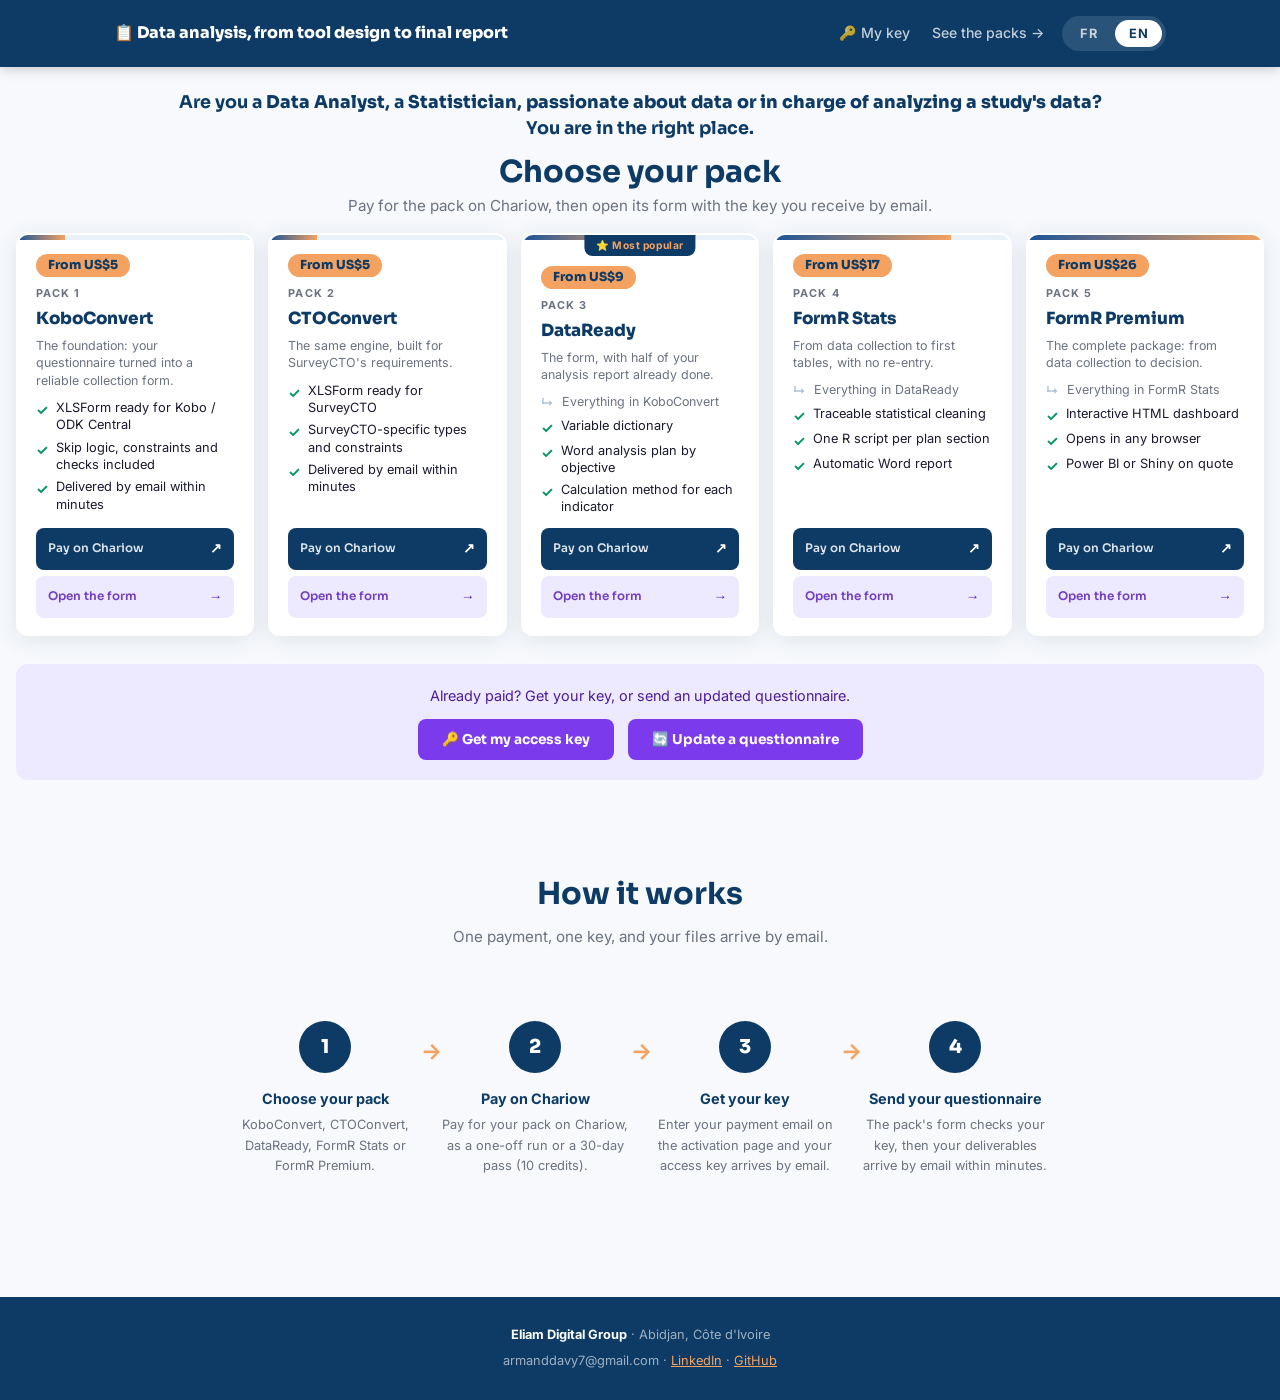
<file: index.html>
<!DOCTYPE html>
<html lang="fr">
<head>
<meta charset="UTF-8">
<meta name="viewport" content="width=device-width, initial-scale=1.0">
<title data-i18n="title_index">XLSForm Pro — Convertisseur de questionnaires KoboToolbox</title>
<link rel="icon" href="data:image/svg+xml,%3Csvg xmlns='http://www.w3.org/2000/svg' viewBox='0 0 100 100'%3E%3Ctext y='.9em' font-size='90'%3E%F0%9F%93%8B%3C/text%3E%3C/svg%3E">
<link rel="preconnect" href="https://fonts.googleapis.com">
<link href="https://fonts.googleapis.com/css2?family=Sora:wght@400;600;700;800&family=Inter:wght@400;500;600&display=swap" rel="stylesheet">
<link rel="stylesheet" href="assets/style.css">
</head>
<body>

<nav class="nav">
  <div class="container nav-inner">
    <a href="index.html" class="nav-logo" data-i18n-html="nav_logo">📋 L'Analyse des données, de la conception des outils au rapport</a>
    <div class="nav-right">
      <div class="nav-links">
        <a href="activer.html" class="nav-link" data-i18n="nav_activate">🔑 Ma clé</a>
        <a href="#packs" class="nav-link" data-i18n="nav_see_packs">Voir les packs →</a>
      </div>
      <div class="lang-switch" role="group" aria-label="Langue / Language">
        <button type="button" class="lang-btn" data-lang="fr">FR</button>
        <button type="button" class="lang-btn" data-lang="en">EN</button>
      </div>
    </div>
  </div>
</nav>

<section class="audience-intro">
  <div class="container">
    <p class="audience-intro-text" data-i18n-html="audience">Vous êtes <strong>Data Analyst</strong>, <strong>Statisticien</strong>, <strong>passionné de la data ou chargé de l'analyse des données d'une étude</strong> — vous êtes au bon endroit.</p>
  </div>
</section>

<section class="packs-section" id="packs">
  <div class="container">
    <h2 class="section-title" data-i18n="packs_title">Choisissez votre pack</h2>
    <p class="section-sub" data-i18n="packs_sub">Chaque pack ouvre sa propre page de commande, adaptée à ce qu'il inclut.</p>

    <div class="packs-grid" id="packs-grid"></div>

    <div class="update-cta">
      <p data-i18n="update_q">Déjà payé ? Recevez votre clé, ou renvoyez un questionnaire modifié.</p>
      <a href="activer.html" data-i18n="update_link">🔑 Recevoir ma clé d’accès</a>
      <a href="mise-a-jour.html" data-i18n="update_link2">🔄 Mettre à jour un questionnaire</a>
    </div>
  </div>
</section>

<section class="how">
  <div class="container">
    <h2 class="section-title" data-i18n="how_title">Comment ça marche</h2>
    <p class="section-sub" data-i18n="how_sub">Première commande ou mise à jour — même simplicité.</p>
    <div class="steps">
      <div class="step">
        <div class="step-num">1</div>
        <div class="step-title" data-i18n="step1_t">Choisissez votre pack</div>
        <div class="step-desc" data-i18n="step1_d">KoboConvert, CTOConvert, DataReady, FormR Stats ou FormR Premium.</div>
      </div>
      <div class="step">
        <div class="step-num">2</div>
        <div class="step-title" data-i18n="step2_t">Chargez et payez</div>
        <div class="step-desc" data-i18n="step2_d">Déposez votre questionnaire, réglez via Chariow, en exécution unique ou en pass 30 jours (10 crédits).</div>
      </div>
      <div class="step">
        <div class="step-num">3</div>
        <div class="step-title" data-i18n="step3_t">Recevez vos livrables</div>
        <div class="step-desc" data-i18n="step3_d">Tous vos fichiers par email, généralement en quelques minutes.</div>
      </div>
      <div class="step">
        <div class="step-num">4</div>
        <div class="step-title" data-i18n="step4_t">Mettez à jour</div>
        <div class="step-desc" data-i18n="step4_d">Questionnaire modifié ? Utilisez votre clé d'accès pour renvoyer une version.</div>
      </div>
    </div>
  </div>
</section>

<footer class="footer">
  <p><strong>Eliam Digital Group</strong> · Abidjan, Côte d'Ivoire</p>
  <p style="margin-top:6px">armanddavy7@gmail.com · <a href="https://linkedin.com/in/tre-bi" style="color:var(--orange)">LinkedIn</a> · <a href="https://github.com/trebi7" style="color:var(--orange)">GitHub</a></p>
</footer>

<script src="assets/i18n.js?v=20261010a"></script>
<script src="assets/products.js?v=20261010a"></script>
<script>
(function(){
  "use strict";
  var grid = document.getElementById("packs-grid");

  function renderPacks(){
    grid.innerHTML = "";
    PRODUCTS.forEach(function(p){
      var card = document.createElement("div");
      card.className = "pack-card" + (p.popular ? " popular" : "");
      if (p.popular) card.setAttribute("data-popular", xlsT("popular"));

      var inheritedLi = p.inheritsFrom ? '<li class="inherited">' + xlsL(p.inheritsFrom.label) + '</li>' : "";
      var buyUrl = xlsChariowUrl(p);
      var ownLis = xlsL(p.highlights).map(function(d){ return "<li>" + d + "</li>"; }).join("");

      card.innerHTML =
        '<div class="pack-progress"><div class="pack-progress-fill" style="width:' + p.progress + '%"></div></div>' +
        '<div class="pack-price-badge">' + xlsT("price_from") + ' ' + xlsFmtPrice(p.plans.unique) + '</div>' +
        '<div class="pack-header">' +
          '<div class="pack-label">' + xlsL(p.packLabel) + '</div>' +
          '<div class="pack-name">' + p.brand + '</div>' +
          '<div class="pack-tagline">' + xlsL(p.tagline) + '</div>' +
        '</div>' +
        '<ul class="pack-deliverables">' + inheritedLi + ownLis + '</ul>' +
        '<div class="pack-plans">' +
          (buyUrl
            ? '<a class="plan-btn unique" href="' + buyUrl + '" target="_blank" rel="noopener">' +
                '<span class="plan-btn-label">' + xlsT("buy_chariow") + '</span><span class="plan-btn-amount">↗</span>' +
              '</a>'
            : '<a class="plan-btn unique soon" href="mailto:' + CONTACT_EMAIL + '?subject=' + encodeURIComponent(p.brand) + '">' +
                '<span class="plan-btn-label">' + xlsT("buy_soon") + '</span><span class="plan-btn-amount">✉</span>' +
              '</a>') +
          '<a class="plan-btn abonnement" href="' + xlsFormUrl(p) + '">' +
            '<span class="plan-btn-label">' + xlsT("open_form") + '</span><span class="plan-btn-amount">→</span>' +
          '</a>' +
          '<p class="plan-note">' + xlsT("plan_note") + '</p>' +
        '</div>';

      grid.appendChild(card);
    });
  }

  xlsInitLangSwitch(renderPacks);
  renderPacks();
})();
</script>
</body>
</html>
</file>
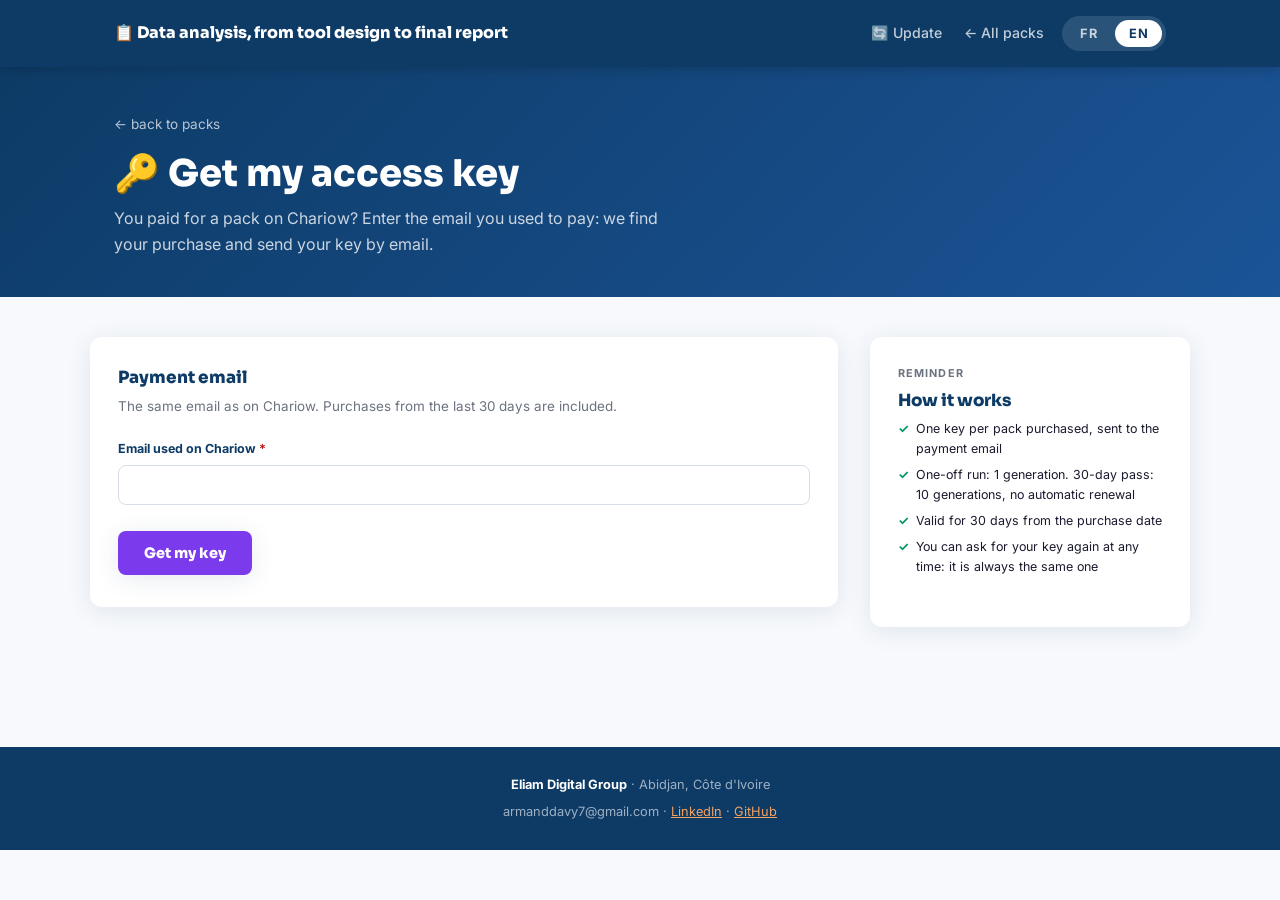
<file: activer.html>
<!DOCTYPE html>
<html lang="fr">
<head>
<meta charset="UTF-8">
<meta name="viewport" content="width=device-width, initial-scale=1.0">
<title data-i18n="title_activate">Recevoir ma clé — XLSForm Pro</title>
<link rel="icon" href="data:image/svg+xml,%3Csvg xmlns='http://www.w3.org/2000/svg' viewBox='0 0 100 100'%3E%3Ctext y='.9em' font-size='90'%3E%F0%9F%94%91%3C/text%3E%3C/svg%3E">
<link rel="preconnect" href="https://fonts.googleapis.com">
<link href="https://fonts.googleapis.com/css2?family=Sora:wght@400;600;700;800&family=Inter:wght@400;500;600&display=swap" rel="stylesheet">
<link rel="stylesheet" href="assets/style.css">
</head>
<body>

<nav class="nav">
  <div class="container nav-inner">
    <a href="index.html" class="nav-logo" data-i18n-html="nav_logo">📋 L'Analyse des données, de la conception des outils au rapport</a>
    <div class="nav-right">
      <div class="nav-links">
        <a href="mise-a-jour.html" class="nav-link" data-i18n="nav_update">🔄 Mise à jour</a>
        <a href="index.html#packs" class="nav-link" data-i18n="nav_all_packs">← Tous les packs</a>
      </div>
      <div class="lang-switch" role="group" aria-label="Langue / Language">
        <button type="button" class="lang-btn" data-lang="fr">FR</button>
        <button type="button" class="lang-btn" data-lang="en">EN</button>
      </div>
    </div>
  </div>
</nav>

<section class="page-header">
  <div class="container">
    <a href="index.html#packs" class="page-crumb" data-i18n="crumb_back">&larr; retour aux packs</a>
    <h1 data-i18n="act_h1">🔑 Recevoir ma clé d’accès</h1>
    <p data-i18n="act_intro">Vous avez payé un pack sur Chariow ? Saisissez l’email utilisé pour le paiement : nous retrouvons votre achat et vous envoyons votre clé par email.</p>
  </div>
</section>

<section class="container order-layout">

  <div class="card">
    <div class="field-title" data-i18n="act_form_title">Email du paiement</div>
    <div class="field-title-sub" data-i18n="act_form_sub">Le même email que sur Chariow. Les achats des 30 derniers jours sont pris en compte.</div>

    <form class="order-form" id="act-form" novalidate>
      <div class="field-grid">
        <div class="field span-2">
          <label><span data-i18n="act_email">Email utilisé sur Chariow</span> <span class="req">*</span></label>
          <input type="email" id="em" required autocomplete="email">
        </div>
      </div>
      <div class="submit-row">
        <button type="submit" class="submit-btn abonnement" id="submit-btn" data-i18n="act_submit">Recevoir ma clé</button>
      </div>
    </form>

    <div class="order-result" id="order-result">
      <div class="sending"><span class="spinner"></span><span data-i18n="act_sending">Recherche de votre paiement…</span></div>
      <div class="result-body" style="display:none;">
        <h3 id="result-title"></h3>
        <p id="result-text"></p>
        <p id="result-next"></p>
      </div>
    </div>
  </div>

  <aside class="card summary-card">
    <div class="summary-brand" data-i18n="aside_brand">Rappel</div>
    <div class="summary-name" style="font-size:1.05rem;" data-i18n="aside_title">Comment ça marche</div>
    <ul class="summary-deliverables">
      <li data-i18n="act_aside_1">Une clé par pack acheté, envoyée à l’email du paiement</li>
      <li data-i18n="act_aside_2">Exécution unique : 1 génération. Pass 30 jours : 10 générations, sans renouvellement automatique</li>
      <li data-i18n="act_aside_3">Valable 30 jours à partir de la date d’achat</li>
      <li data-i18n="act_aside_4">Vous pouvez redemander votre clé à tout moment : c’est toujours la même</li>
    </ul>
  </aside>

</section>

<footer class="footer">
  <p><strong>Eliam Digital Group</strong> · Abidjan, Côte d'Ivoire</p>
  <p style="margin-top:6px">armanddavy7@gmail.com · <a href="https://linkedin.com/in/tre-bi" style="color:var(--orange)">LinkedIn</a> · <a href="https://github.com/trebi7" style="color:var(--orange)">GitHub</a></p>
</footer>

<script src="assets/i18n.js?v=20261010a"></script>
<script src="assets/products.js?v=20261010a"></script>
<script>
(function(){
  "use strict";

  var form = document.getElementById("act-form");
  var emailInput = document.getElementById("em");
  var submitBtn = document.getElementById("submit-btn");
  var resultBox = document.getElementById("order-result");
  var resultTitle = document.getElementById("result-title");
  var resultText = document.getElementById("result-text");
  var resultNext = document.getElementById("result-next");
  var lastResult = null;
  var busy = false;

  /* L'email peut arriver pré-rempli depuis le message Chariow (?email=...) */
  var params = new URLSearchParams(window.location.search);
  if (params.get("email")) emailInput.value = params.get("email");

  function renderResult(){
    if (!lastResult) return;
    var r = lastResult;
    resultTitle.textContent = xlsT(r.ok ? "act_ok_title" : "act_ko_title");
    resultText.textContent = r.messageKey ? xlsT(r.messageKey, { e: CONTACT_EMAIL })
      : (r.message || xlsT("act_ko_default", { e: CONTACT_EMAIL }));
    resultNext.textContent = r.ok ? xlsT("act_next") : "";
  }

  form.addEventListener("submit", function(e){
    e.preventDefault();
    if (busy) return;
    var email = emailInput.value.trim();
    if (!/^[^\s@]+@[^\s@]+\.[^\s@]+$/.test(email)){ emailInput.focus(); return; }

    busy = true;
    submitBtn.disabled = true;
    resultBox.classList.remove("reject");
    resultBox.classList.add("show");
    resultBox.querySelector(".sending").style.display = "";
    resultBox.querySelector(".result-body").style.display = "none";

    fetch(WEBHOOK_BASE + ACTIVATION_PATH, {
      method: "POST",
      headers: { "Content-Type": "application/json" },
      body: JSON.stringify({ email: email, ui_lang: XLS_LANG })
    }).then(function(r){
      return r.json().catch(function(){ return { success: false, messageKey: "act_unreachable" }; });
    }).catch(function(){
      return { success: false, messageKey: "act_unreachable" };
    }).then(function(res){
      busy = false;
      submitBtn.disabled = false;
      resultBox.querySelector(".sending").style.display = "none";
      resultBox.querySelector(".result-body").style.display = "";
      var ok = !!(res && res.success);
      if (!ok) resultBox.classList.add("reject");
      lastResult = { ok: ok, message: res && res.message, messageKey: res && res.messageKey };
      renderResult();
    });
  });

  xlsInitLangSwitch(renderResult);
})();
</script>
</body>
</html>
</file>
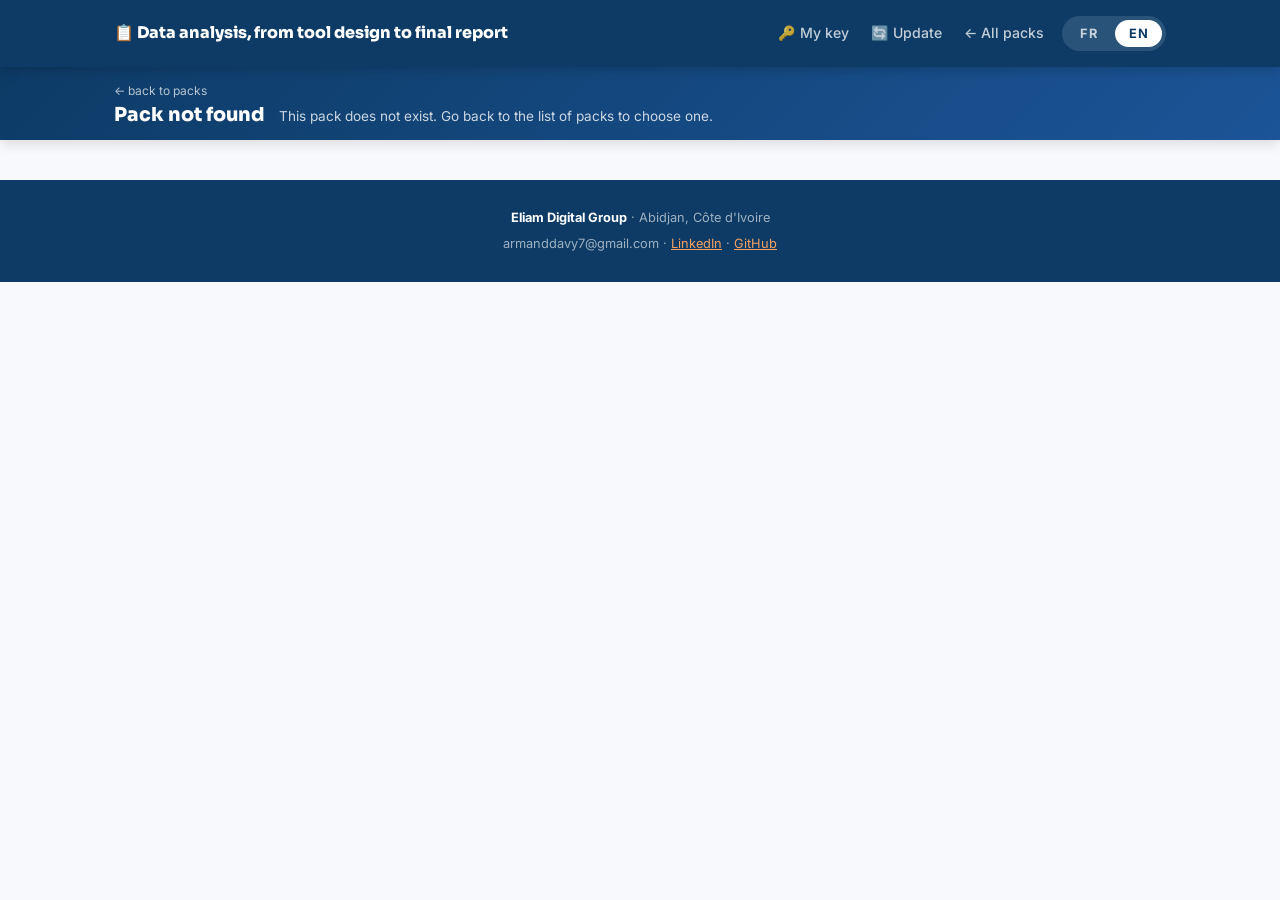
<file: commande.html>
<!DOCTYPE html>
<html lang="fr">
<head>
<meta charset="UTF-8">
<meta name="viewport" content="width=device-width, initial-scale=1.0">
<title data-i18n="title_order">Commande — XLSForm Pro</title>
<link rel="icon" href="data:image/svg+xml,%3Csvg xmlns='http://www.w3.org/2000/svg' viewBox='0 0 100 100'%3E%3Ctext y='.9em' font-size='90'%3E%F0%9F%93%8B%3C/text%3E%3C/svg%3E">
<link rel="preconnect" href="https://fonts.googleapis.com">
<link href="https://fonts.googleapis.com/css2?family=Sora:wght@400;600;700;800&family=Inter:wght@400;500;600&display=swap" rel="stylesheet">
<link rel="stylesheet" href="assets/style.css?v=20261009">
<script src="https://challenges.cloudflare.com/turnstile/v0/api.js?render=explicit&onload=xlsOnTurnstile" async defer></script>
</head>
<body>

<nav class="nav">
  <div class="container nav-inner">
    <a href="index.html" class="nav-logo" data-i18n-html="nav_logo">📋 L'Analyse des données, de la conception des outils au rapport</a>
    <div class="nav-right">
      <div class="nav-links">
        <a href="activer.html" class="nav-link" data-i18n="nav_activate">🔑 Ma clé</a>
        <a href="mise-a-jour.html" class="nav-link" data-i18n="nav_update">🔄 Mise à jour</a>
        <a href="index.html#packs" class="nav-link" data-i18n="nav_all_packs">← Tous les packs</a>
      </div>
      <div class="lang-switch" role="group" aria-label="Langue / Language">
        <button type="button" class="lang-btn" data-lang="fr">FR</button>
        <button type="button" class="lang-btn" data-lang="en">EN</button>
      </div>
    </div>
  </div>
</nav>

<section class="page-header compact" id="page-header">
  <div class="container">
    <a href="index.html#packs" class="page-crumb" data-i18n="crumb_back">&larr; retour aux packs</a>
    <div class="ph-line">
      <h1 id="ph-title">Commande</h1>
      <p id="ph-sub">Chargement du pack sélectionné…</p>
    </div>
  </div>
</section>

<section class="container order-layout" id="order-layout" style="display:none;">

  <div class="card">
    <div class="field-title" id="form-title" data-i18n="form_title">Vos informations</div>
    <div class="field-title-sub" id="form-sub">Renseignez votre projet et joignez votre questionnaire.</div>

    <form class="order-form" id="order-form"></form>

    <div class="order-result" id="order-result">
      <div class="sending"><span class="spinner"></span><span data-i18n="order_sending">Envoi de votre questionnaire en cours…</span></div>
      <div class="result-body" style="display:none;">
        <h3 id="result-title" data-i18n="order_sent">Commande envoyée</h3>
        <p id="result-text"></p>
      </div>
    </div>
  </div>

  <aside class="card summary-card" id="summary-card"></aside>

</section>

<footer class="footer">
  <p><strong>Eliam Digital Group</strong> · Abidjan, Côte d'Ivoire</p>
  <p style="margin-top:6px">armanddavy7@gmail.com · <a href="https://linkedin.com/in/tre-bi" style="color:var(--orange)">LinkedIn</a> · <a href="https://github.com/trebi7" style="color:var(--orange)">GitHub</a></p>
</footer>

<iframe name="silent-target" title="Envoi du formulaire" style="position:absolute; width:1px; height:1px; opacity:0; pointer-events:none;"></iframe>

<script src="assets/i18n.js?v=20261010a"></script>
<script src="assets/products.js?v=20261010a"></script>
<script>
(function(){
  "use strict";

  /* Hauteurs de la barre de navigation et de l'en-tête figé : elles varient avec
     la largeur d'écran et la langue, donc on les mesure plutôt que de les deviner. */
  function mesurerEntetes(){
    var nav = document.querySelector(".nav");
    var ph = document.getElementById("page-header");
    var root = document.documentElement.style;
    if (nav) root.setProperty("--nav-h", nav.offsetHeight + "px");
    if (ph) root.setProperty("--ph-h", ph.offsetHeight + "px");
  }
  window.addEventListener("resize", mesurerEntetes);
  window.addEventListener("load", mesurerEntetes);
  document.addEventListener("click", function(e){
    if (e.target.closest && e.target.closest(".lang-btn")) setTimeout(mesurerEntetes, 50);
  });
  mesurerEntetes();

  var params = new URLSearchParams(window.location.search);
  var product = xlsFindProduct(params.get("pack"));

  var phTitle = document.getElementById("ph-title");
  var phSub = document.getElementById("ph-sub");
  var layout = document.getElementById("order-layout");

  if (!product){
    var renderNotFound = function(){
      document.title = xlsT("title_order");
      phTitle.textContent = xlsT("pack_not_found");
      phSub.textContent = xlsT("pack_not_found_sub");
    };
    xlsInitLangSwitch(renderNotFound);
    renderNotFound();
    return;
  }

  /* Les packs qui ont leur propre formulaire (Kobo, SurveyCTO, DataReady, FormR Stats)
     ne passent pas par cette page : on redirige vers ce formulaire. */
  if (product.standaloneFormUrl){
    window.location.replace(product.standaloneFormUrl);
    return;
  }

  layout.style.display = "grid";
  var lastResult = null;      /* état du message de confirmation, pour le retraduire */
  var fileState = null;       /* état du message du champ fichier, pour le retraduire */

  /* ---------- en-tête de page ---------- */
  function renderHeader(){
    document.title = xlsT("title_order_pack", { b: product.brand });
    phTitle.textContent = product.brand;
    phSub.textContent = xlsL(product.tagline);
    document.getElementById("form-sub").textContent = xlsT("form_sub", { d: xlsL(product.duration) });
  }

  /* ---------- récapitulatif (colonne de droite) ---------- */
  var summaryEl = document.getElementById("summary-card");
  function renderSummary(){
    var deliverablesHtml = xlsL(product.deliverables).map(function(d){ return "<li>" + d + "</li>"; }).join("");
    var buyUrl = xlsChariowUrl(product);
    var plansHtml = ["unique", "abonnement"].map(function(k){
      var plan = product.plans[k];
      return '<div class="plan-summary' + (k === "abonnement" ? " abonnement" : "") + '">' +
        '<span class="amt">' + xlsL(plan.label) + ' · ' + xlsFmtPrice(plan) + '</span>' + xlsL(plan.detail) +
      '</div>';
    }).join("");
    summaryEl.innerHTML =
      '<div class="summary-brand">' + xlsL(product.packLabel) + ' · ' + product.tag + '</div>' +
      '<div class="summary-name">' + product.brand + '</div>' +
      '<div class="summary-tagline">' + xlsL(product.desc) + '</div>' +
      '<ul class="summary-deliverables">' + deliverablesHtml + '</ul>' +
      plansHtml +
      '<div class="pay-box">' +
        '<div class="pay-label">' + xlsT("pay_label") + '</div>' +
        (buyUrl
          ? '<a class="pay-btn live" href="' + buyUrl + '" target="_blank" rel="noopener">' + xlsT("pay_btn", { b: product.brand }) + ' ↗</a>' +
            '<p class="pay-note">' + xlsT("pay_note") + '</p>'
          : '<p class="pay-note">' + xlsT("pay_soon", { b: product.brand, e: CONTACT_EMAIL }) + '</p>') +
        '<a class="activate-link" href="activer.html">' + xlsT("activate_link") + '</a>' +
      '</div>';
  }

  /* ---------- formulaire ---------- */
  var form = document.getElementById("order-form");
  form.method = "POST";
  form.enctype = "multipart/form-data";
  form.target = "silent-target";
  form.action = WEBHOOK_BASE + product.webhookPath;

  var grid = document.createElement("div");
  grid.className = "field-grid";
  form.appendChild(grid);

  /* Les libellés portent data-i18n : ils sont retraduits sans reconstruire les champs */
  function field(labelKey, required, inputHtml, span2, hintKey){
    var wrap = document.createElement("div");
    wrap.className = "field" + (span2 ? " span-2" : "");
    wrap.innerHTML =
      '<label><span data-i18n="' + labelKey + '">' + xlsT(labelKey) + '</span>' + (required ? ' <span class="req">*</span>' : '') + '</label>' +
      inputHtml +
      (hintKey ? '<span class="hint" data-i18n="' + hintKey + '">' + xlsT(hintKey) + '</span>' : "");
    grid.appendChild(wrap);
    return wrap;
  }

  var uid = product.id;

  field("f_project", true, '<input type="text" name="nom_projet" id="np-' + uid + '" required autocomplete="off">');
  field("f_email", true, '<input type="email" name="email_notification" id="em-' + uid + '" required autocomplete="email">', false, "f_email_hint");
  field("f_key", true, '<input type="text" name="cle_abonnement" id="key-' + uid + '" required autocomplete="off" spellcheck="false" style="text-transform:uppercase;" data-i18n-placeholder="ph_key" placeholder="' + xlsT("ph_key") + '">', false, "f_key_hint");

  var typeSelect = null;
  if (product.fields === "extended"){
    field("f_subject", true, '<input type="text" name="sujet_etude" id="su-' + uid + '" required>');
    field("f_domain", true, '<input type="text" name="domaine" id="do-' + uid + '" required data-i18n-placeholder="ph_domain" placeholder="' + xlsT("ph_domain") + '">');

    var typeWrap = field("f_type", true, '<select name="type_etude" id="te-' + uid + '" required></select>');
    typeSelect = typeWrap.querySelector("select");

    var autreWrap = field("f_type_other", false, '<input type="text" name="type_etude_autre" id="tea-' + uid + '">');
    autreWrap.style.display = "none";
    typeSelect.addEventListener("change", function(e){
      autreWrap.style.display = e.target.value === "autre" ? "" : "none";
    });

    field("f_format", false,
      '<div class="radio-row">' +
      '<label class="radio-opt"><input type="radio" name="format_xlsform" value="kobo" checked> KoboToolbox / ODK</label>' +
      '<label class="radio-opt"><input type="radio" name="format_xlsform" value="surveycto"> SurveyCTO</label>' +
      '</div>');
  }

  /* Options du type d'étude : la valeur envoyée ne change pas, seul le libellé est traduit */
  function renderTypeOptions(){
    if (!typeSelect) return;
    var selected = typeSelect.value;
    typeSelect.innerHTML = '<option value="" disabled' + (selected ? '' : ' selected') + '>' + xlsT("choose") + '</option>' +
      TYPE_ETUDE.map(function(t){
        return '<option value="' + t[0] + '"' + (t[0] === selected ? ' selected' : '') + '>' + (XLS_LANG === "en" ? t[2] : t[1]) + '</option>';
      }).join("");
  }
  renderTypeOptions();

  /* Langue des livrables : par défaut, celle de la page */
  field("f_lang", false,
    '<div class="radio-row">' +
    '<label class="radio-opt"><input type="radio" name="language" value="fr"' + (XLS_LANG === "fr" ? " checked" : "") + '> Français</label>' +
    '<label class="radio-opt"><input type="radio" name="language" value="en"' + (XLS_LANG === "en" ? " checked" : "") + '> English</label>' +
    '</div>');

  var acceptedFormats = product.formats || [".pdf", ".docx", ".xlsx"];
  var acceptExts = acceptedFormats.map(function(f){ return f.replace(".", "").toLowerCase(); });
  var formatsLabel = acceptedFormats.join(", ");

  var fileWrap = document.createElement("div");
  fileWrap.className = "field span-2";
  fileWrap.innerHTML =
    '<label><span data-i18n="f_file">' + xlsT("f_file") + '</span> <span class="req">*</span></label>' +
    '<div class="file-drop">' +
    '<input type="file" name="questionnaire_file" id="file-' + uid + '" accept="' + acceptedFormats.join(",") + '" required>' +
    '<span class="file-status" id="file-status-' + uid + '"></span>' +
    '</div>';
  grid.appendChild(fileWrap);

  var fileInput = fileWrap.querySelector("input[type=file]");
  var fileStatus = document.getElementById("file-status-" + uid);

  function renderFileStatus(){
    if (!fileState){
      fileStatus.textContent = xlsT("file_hint", { f: formatsLabel });
      fileStatus.className = "file-status";
      return;
    }
    fileStatus.textContent = xlsT(fileState.key, fileState.vars);
    fileStatus.className = "file-status " + fileState.cls;
  }

  fileInput.addEventListener("change", function(){
    var f = fileInput.files[0];
    if (!f){ fileState = null; renderFileStatus(); return; }
    var ext = f.name.split(".").pop().toLowerCase();
    var size = (f.size / 1024 / 1024).toFixed(1);
    if (acceptExts.indexOf(ext) === -1){
      fileState = { key: "file_bad_ext", vars: { e: ext, f: formatsLabel }, cls: "err" };
      fileInput.value = "";
    } else if (f.size > 25 * 1024 * 1024){
      fileState = { key: "file_too_big", vars: { s: size }, cls: "err" };
      fileInput.value = "";
    } else {
      fileState = { key: "file_ok", vars: { n: f.name, s: size }, cls: "ok" };
    }
    renderFileStatus();
  });
  renderFileStatus();

  var notesWrap = document.createElement("div");
  notesWrap.className = "field span-2";
  notesWrap.innerHTML =
    '<label data-i18n="f_notes">' + xlsT("f_notes") + '</label>' +
    '<textarea id="notes-' + uid + '" data-i18n-placeholder="ph_notes" placeholder="' + xlsT("ph_notes") + '"></textarea>';
  grid.appendChild(notesWrap);
  var notesInput = notesWrap.querySelector("textarea");

  var obsHidden = document.createElement("input");
  obsHidden.type = "hidden";
  obsHidden.name = "observations";
  form.appendChild(obsHidden);

  var submitRow = document.createElement("div");
  submitRow.className = "submit-row";
  var submitBtn = document.createElement("button");
  submitBtn.type = "submit";
  submitBtn.className = "submit-btn";
  submitRow.appendChild(submitBtn);
  form.appendChild(submitRow);

  /* ---------- contrôle anti-robot (Cloudflare Turnstile) ----------
     Le widget est rendu dans le formulaire : il y ajoute le champ caché
     "cf-turnstile-response", envoyé au générateur avec le fichier. */
  var tsBox = document.createElement("div");
  tsBox.className = "ts-box";
  tsBox.style.margin = "4px 0 16px";
  form.insertBefore(tsBox, submitRow);
  var tsToken = "";
  function renderTurnstile(){
    if (!window.turnstile || typeof window.turnstile.render !== "function" || tsBox.getAttribute("data-done")) return;
    tsBox.setAttribute("data-done", "1");
    window.turnstile.render(tsBox, {
      sitekey: "0x4AAAAAAEam1E4e0eIB_z2U",
      language: XLS_LANG,
      callback: function(t){ tsToken = t || ""; },
      "expired-callback": function(){ tsToken = ""; },
      "error-callback": function(){ tsToken = ""; }
    });
  }
  window.xlsOnTurnstile = renderTurnstile;
  renderTurnstile();
  function turnstileToken(){
    if (tsToken) return tsToken;
    var champ = form.querySelector('input[name="cf-turnstile-response"]');
    return champ ? champ.value : "";
  }

  var sending = false;
  function renderSubmit(){
    if (!sending) submitBtn.textContent = xlsT("submit");
  }

  /* ---------- envoi ---------- */
  var resultBox = document.getElementById("order-result");
  var resultTitle = document.getElementById("result-title");
  var resultText = document.getElementById("result-text");

  function renderResult(){
    if (!lastResult) return;
    var r = lastResult;
    if (r.ok){
      resultTitle.textContent = xlsT("order_sent");
      resultText.textContent = xlsT("res_ok_text", { e: CONTACT_EMAIL }) +
        (typeof r.credits === "number" ? xlsT("credits_left", { n: Math.max(0, r.credits - 1) }) : "");
    } else {
      resultTitle.textContent = xlsT("order_ko_title");
      resultText.textContent = r.messageKey ? xlsT(r.messageKey) : (r.message || xlsT("ko_text"));
    }
  }

  /* Le crédit n'est retiré qu'au moment de la génération, côté serveur.
     Ici, on vérifie seulement que l'email et la clé ouvrent bien ce pack
     (mode "check") avant d'envoyer le fichier. */
  form.addEventListener("submit", function(e){
    e.preventDefault();
    var keyInput = document.getElementById("key-" + uid);
    keyInput.value = keyInput.value.trim().toUpperCase();
    var emailValue = document.getElementById("em-" + uid).value.trim();

    if (!turnstileToken()){
      resultBox.classList.add("show", "reject");
      resultBox.querySelector(".sending").style.display = "none";
      resultBox.querySelector(".result-body").style.display = "";
      lastResult = { ok: false, messageKey: window.turnstile ? "ts_missing" : "ts_unavailable" };
      renderResult();
      return;
    }

    /* Note interne pour l'opérateur : toujours en français */
    var prefix = "Langue de l'interface : " + XLS_LANG.toUpperCase();
    var notes = notesInput.value.trim();
    obsHidden.value = notes ? prefix + "\n\nNotes du client : " + notes : prefix;

    sending = true;
    submitBtn.disabled = true;
    submitBtn.textContent = xlsT("checking");
    resultBox.classList.remove("reject");
    resultBox.classList.add("show");
    resultBox.querySelector(".sending").style.display = "";
    resultBox.querySelector(".result-body").style.display = "none";
    resultBox.scrollIntoView({behavior:"smooth", block:"center"});

    fetch(WEBHOOK_BASE + "abonnement-verification", {
      method: "POST",
      headers: { "Content-Type": "application/json" },
      body: JSON.stringify({
        produit: product.id,
        email_notification: emailValue,
        cle_abonnement: keyInput.value,
        mode: "check",
        ui_lang: XLS_LANG
      })
    }).then(function(r){
      return r.json().catch(function(){ return { ok: false, messageKey: "verif_unreadable" }; });
    }).catch(function(){
      return { ok: false, messageKey: "verif_unreachable" };
    }).then(function(v){
      resultBox.querySelector(".sending").style.display = "none";
      resultBox.querySelector(".result-body").style.display = "";
      if (v && v.ok){
        submitBtn.textContent = xlsT("sending_btn");
        form.submit();   /* POST multipart vers le générateur, dans l'iframe cachée */
        lastResult = { ok: true, credits: v.credits_restants };
      } else {
        sending = false;
        submitBtn.disabled = false;
        renderSubmit();
        resultBox.classList.add("reject");
        lastResult = { ok: false, message: v && v.message, messageKey: v && v.messageKey };
      }
      renderResult();
    });
  });

  /* ---------- langue ---------- */
  function renderAll(){
    renderHeader();
    renderSummary();
    renderTypeOptions();
    renderFileStatus();
    renderSubmit();
    renderResult();
  }
  xlsInitLangSwitch(renderAll);
  renderAll();

})();
</script>
</body>
</html>
</file>
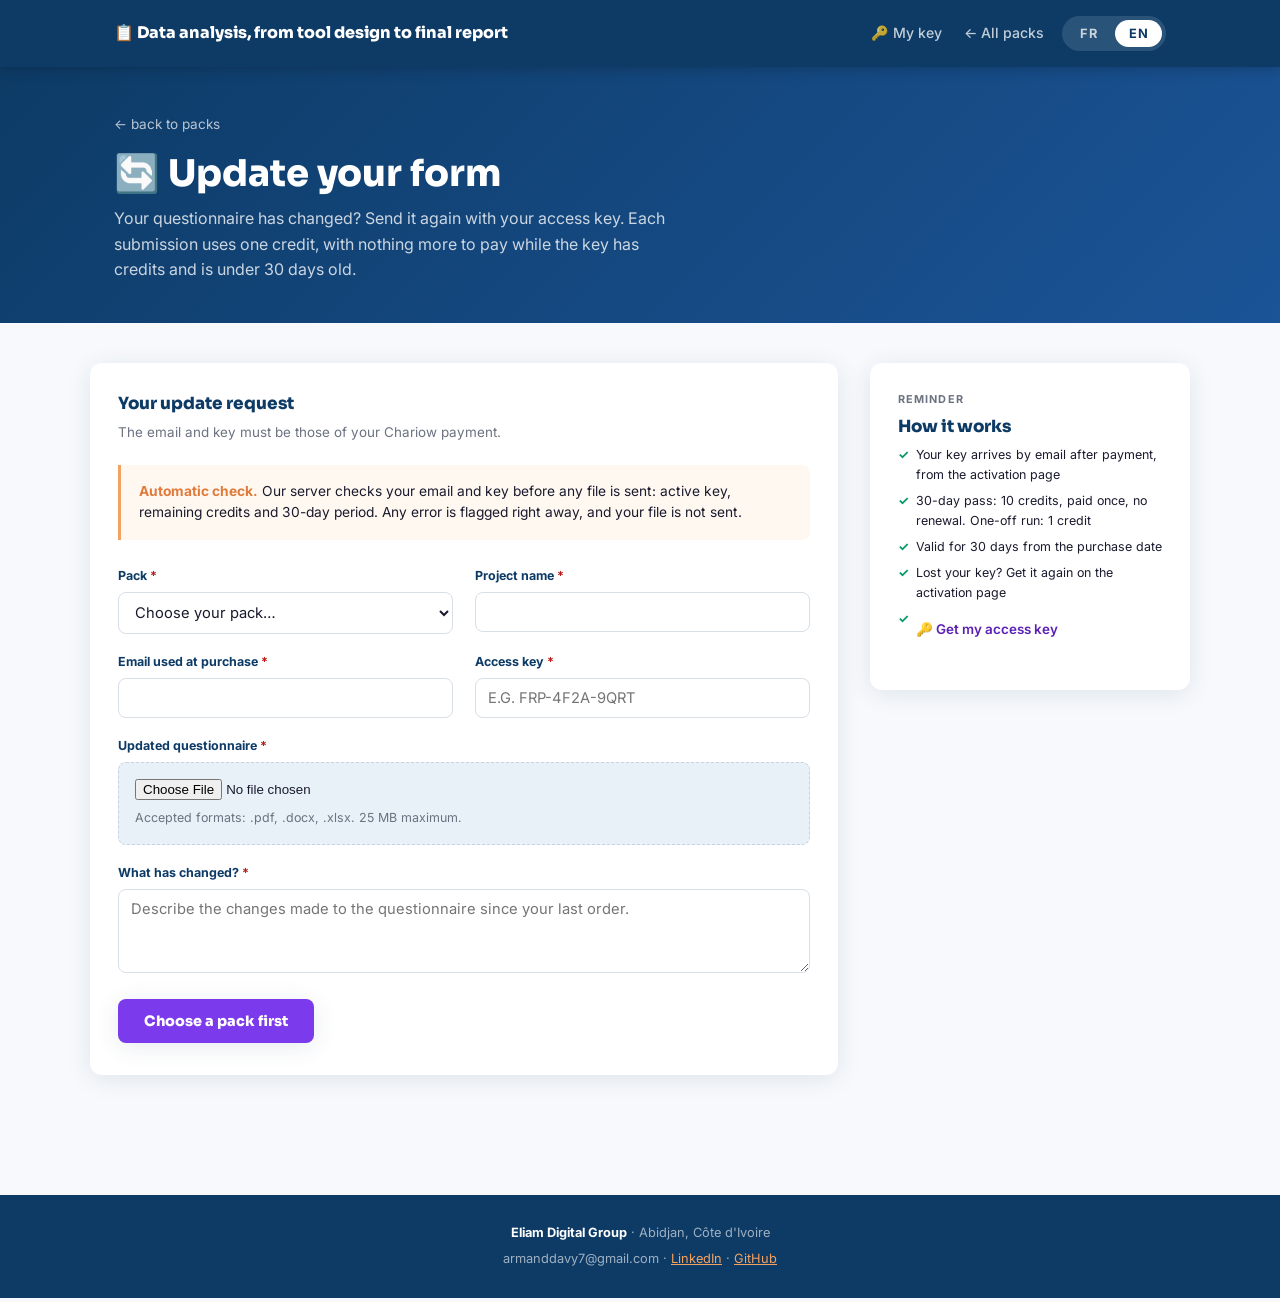
<file: mise-a-jour.html>
<!DOCTYPE html>
<html lang="fr">
<head>
<meta charset="UTF-8">
<meta name="viewport" content="width=device-width, initial-scale=1.0">
<title data-i18n="title_update">Mise à jour — XLSForm Pro</title>
<link rel="icon" href="data:image/svg+xml,%3Csvg xmlns='http://www.w3.org/2000/svg' viewBox='0 0 100 100'%3E%3Ctext y='.9em' font-size='90'%3E%F0%9F%93%8B%3C/text%3E%3C/svg%3E">
<link rel="preconnect" href="https://fonts.googleapis.com">
<link href="https://fonts.googleapis.com/css2?family=Sora:wght@400;600;700;800&family=Inter:wght@400;500;600&display=swap" rel="stylesheet">
<link rel="stylesheet" href="assets/style.css">
<script src="https://challenges.cloudflare.com/turnstile/v0/api.js?render=explicit&onload=xlsOnTurnstile" async defer></script>
</head>
<body>

<nav class="nav">
  <div class="container nav-inner">
    <a href="index.html" class="nav-logo" data-i18n-html="nav_logo">📋 L'Analyse des données, de la conception des outils au rapport</a>
    <div class="nav-right">
      <div class="nav-links">
        <a href="activer.html" class="nav-link" data-i18n="nav_activate">🔑 Ma clé</a>
        <a href="index.html#packs" class="nav-link" data-i18n="nav_all_packs">← Tous les packs</a>
      </div>
      <div class="lang-switch" role="group" aria-label="Langue / Language">
        <button type="button" class="lang-btn" data-lang="fr">FR</button>
        <button type="button" class="lang-btn" data-lang="en">EN</button>
      </div>
    </div>
  </div>
</nav>

<section class="page-header">
  <div class="container">
    <a href="index.html#packs" class="page-crumb" data-i18n="crumb_back">&larr; retour aux packs</a>
    <h1 data-i18n="up_h1">🔄 Mise à jour de votre formulaire</h1>
    <p data-i18n="up_intro">Votre questionnaire a changé ? Renvoyez-le avec votre clé — pas besoin de repayer tant que vos crédits et vos 30 jours ne sont pas épuisés.</p>
  </div>
</section>

<section class="container order-layout">

  <div class="card">
    <div class="field-title" data-i18n="up_form_title">Votre demande de mise à jour</div>
    <div class="field-title-sub" data-i18n="up_form_sub">L’email et la clé doivent correspondre à ceux de votre commande initiale.</div>

    <div class="notice" data-i18n-html="up_notice">
      <strong>Vérification automatique.</strong> Votre email et votre clé sont vérifiés instantanément par notre serveur avant tout envoi de fichier : clé active, crédits restants et délai de 30 jours. Un email ou une clé erronée est signalé immédiatement, sans que votre fichier ne soit transmis.
    </div>

    <form class="order-form" id="order-form">
      <div class="field-grid">

        <div class="field">
          <label><span data-i18n="f_pack">Pack concerné</span> <span class="req">*</span></label>
          <select id="pack-select" required></select>
        </div>

        <div class="field">
          <label><span data-i18n="f_project">Nom du projet</span> <span class="req">*</span></label>
          <input type="text" name="nom_projet" id="np" required autocomplete="off">
        </div>

        <div class="field">
          <label><span data-i18n="f_email_purchase">Email utilisé à l’achat</span> <span class="req">*</span></label>
          <input type="email" name="email_notification" id="em" required autocomplete="email">
        </div>

        <div class="field">
          <label><span data-i18n="f_key">Clé d’accès</span> <span class="req">*</span></label>
          <input type="text" id="key" name="cle_abonnement" required autocomplete="off" spellcheck="false" data-i18n-placeholder="ph_key" placeholder="Ex. KOB-4F2A-9QRT" style="text-transform:uppercase;">
        </div>

        <div class="field span-2" id="extended-fields" style="display:none;">
          <div class="field-grid">
            <div class="field">
              <label data-i18n="f_subject">Sujet / objectif de l’étude</label>
              <input type="text" name="sujet_etude" id="su">
            </div>
            <div class="field">
              <label data-i18n="f_domain">Domaine / secteur</label>
              <input type="text" name="domaine" id="do" data-i18n-placeholder="ph_domain" placeholder="santé, éducation, agriculture…">
            </div>
            <div class="field">
              <label data-i18n="f_type">Type d’étude</label>
              <select name="type_etude" id="te"></select>
            </div>
            <div class="field" id="autre-wrap" style="display:none;">
              <label data-i18n="f_type_other">Précisez le type d’étude</label>
              <input type="text" name="type_etude_autre" id="tea">
            </div>
            <div class="field span-2">
              <label data-i18n="f_format">Format du XLSForm</label>
              <div class="radio-row">
                <label class="radio-opt"><input type="radio" name="format_xlsform" value="kobo" checked> KoboToolbox / ODK</label>
                <label class="radio-opt"><input type="radio" name="format_xlsform" value="surveycto"> SurveyCTO</label>
              </div>
            </div>
          </div>
        </div>

        <div class="field span-2">
          <label><span data-i18n="f_file_updated">Questionnaire mis à jour</span> <span class="req">*</span></label>
          <div class="file-drop">
            <input type="file" name="questionnaire_file" id="file" accept=".pdf,.docx,.xlsx" required>
            <span class="file-status" id="file-status"></span>
          </div>
        </div>

        <div class="field span-2">
          <label><span data-i18n="f_changes">Qu’est-ce qui a changé ?</span> <span class="req">*</span></label>
          <textarea id="notes" required data-i18n-placeholder="ph_changes" placeholder="Décrivez les modifications apportées au questionnaire depuis votre dernière commande."></textarea>
        </div>

      </div>

      <input type="hidden" name="observations" id="obs-hidden">
      <input type="hidden" name="language" id="lang-hidden" value="fr">

      <div class="ts-box" id="ts-box" style="margin:4px 0 16px;"></div>

      <div class="submit-row">
        <button type="submit" class="submit-btn abonnement" id="submit-btn" disabled>Choisissez d’abord un pack</button>
      </div>
    </form>

    <div class="order-result" id="order-result">
      <div class="sending"><span class="spinner"></span><span data-i18n="up_sending">Envoi de votre demande en cours…</span></div>
      <div class="result-body" style="display:none;">
        <h3 id="result-title" data-i18n="up_sent">Demande de mise à jour envoyée</h3>
        <p id="result-text"></p>
      </div>
    </div>
  </div>

  <aside class="card summary-card">
    <div class="summary-brand" data-i18n="aside_brand">Rappel</div>
    <div class="summary-name" style="font-size:1.05rem;" data-i18n="aside_title">Comment ça marche</div>
    <ul class="summary-deliverables">
      <li data-i18n="aside_1">Votre clé arrive par email après le paiement, depuis la page d’activation</li>
      <li data-i18n="aside_2">Pass 30 jours : 10 crédits, payés une seule fois, sans renouvellement. Exécution unique : 1 crédit</li>
      <li data-i18n="aside_3">Valable 30 jours à partir de la date d’achat</li>
      <li data-i18n="aside_4">Clé perdue ? Recevez-la à nouveau sur la page d’activation</li>
      <li><a class="activate-link" href="activer.html" data-i18n="update_link">🔑 Recevoir ma clé d’accès</a></li>
    </ul>
  </aside>

</section>

<footer class="footer">
  <p><strong>Eliam Digital Group</strong> · Abidjan, Côte d'Ivoire</p>
  <p style="margin-top:6px">armanddavy7@gmail.com · <a href="https://linkedin.com/in/tre-bi" style="color:var(--orange)">LinkedIn</a> · <a href="https://github.com/trebi7" style="color:var(--orange)">GitHub</a></p>
</footer>

<iframe name="silent-target" title="Envoi du formulaire" style="position:absolute; width:1px; height:1px; opacity:0; pointer-events:none;"></iframe>

<script src="assets/i18n.js?v=20261010a"></script>
<script src="assets/products.js?v=20261010a"></script>
<script>
(function(){
  "use strict";

  var select = document.getElementById("pack-select");
  var teSelect = document.getElementById("te");
  var langHidden = document.getElementById("lang-hidden");

  /* Listes déroulantes : valeurs inchangées, libellés traduits */
  function renderSelects(){
    var pack = select.value;
    select.innerHTML = '<option value="" disabled' + (pack ? '' : ' selected') + '>' + xlsT("choose_pack") + '</option>' +
      PRODUCTS.map(function(p){
        return '<option value="' + p.id + '"' + (p.id === pack ? ' selected' : '') + '>' + xlsL(p.packLabel) + ' — ' + p.brand + '</option>';
      }).join("");

    var te = teSelect.value;
    teSelect.innerHTML = '<option value="" disabled' + (te ? '' : ' selected') + '>' + xlsT("choose") + '</option>' +
      TYPE_ETUDE.map(function(t){
        return '<option value="' + t[0] + '"' + (t[0] === te ? ' selected' : '') + '>' + (XLS_LANG === "en" ? t[2] : t[1]) + '</option>';
      }).join("");
  }

  teSelect.addEventListener("change", function(){
    document.getElementById("autre-wrap").style.display = teSelect.value === "autre" ? "" : "none";
  });

  var form = document.getElementById("order-form");
  var extendedWrap = document.getElementById("extended-fields");
  var submitBtn = document.getElementById("submit-btn");
  var currentProduct = null;
  var busy = false;

  function renderSubmit(){
    if (busy) return;
    submitBtn.textContent = currentProduct
      ? xlsT("submit_update", { b: currentProduct.brand })
      : xlsT("submit_choose_first");
  }

  select.addEventListener("change", function(){
    currentProduct = xlsFindProduct(select.value);
    if (!currentProduct) return;
    form.action = WEBHOOK_BASE + currentProduct.webhookPath;
    var etendu = currentProduct.fields === "extended";
    extendedWrap.style.display = etendu ? "" : "none";
    /* Les générateurs DataReady, FormR Stats et FormR Premium exigent ces champs */
    ["su", "do", "te"].forEach(function(id){ document.getElementById(id).required = etendu; });
    submitBtn.disabled = false;
    renderSubmit();
  });

  form.method = "POST";
  form.enctype = "multipart/form-data";
  form.target = "silent-target";

  var fileInput = document.getElementById("file");
  var fileStatus = document.getElementById("file-status");
  var formatsLabel = ".pdf, .docx, .xlsx";
  var fileState = null;

  function renderFileStatus(){
    if (!fileState){
      fileStatus.textContent = xlsT("file_hint", { f: formatsLabel });
      fileStatus.className = "file-status";
      return;
    }
    fileStatus.textContent = xlsT(fileState.key, fileState.vars);
    fileStatus.className = "file-status " + fileState.cls;
  }

  fileInput.addEventListener("change", function(){
    var f = fileInput.files[0];
    if (!f){ fileState = null; renderFileStatus(); return; }
    var ext = f.name.split(".").pop().toLowerCase();
    var size = (f.size / 1024 / 1024).toFixed(1);
    if (["pdf","docx","xlsx"].indexOf(ext) === -1){
      fileState = { key: "file_bad_ext", vars: { e: ext, f: formatsLabel }, cls: "err" };
      fileInput.value = "";
    } else if (f.size > 25 * 1024 * 1024){
      fileState = { key: "file_too_big", vars: { s: size }, cls: "err" };
      fileInput.value = "";
    } else {
      fileState = { key: "file_ok", vars: { n: f.name, s: size }, cls: "ok" };
    }
    renderFileStatus();
  });

  /* ---------- contrôle anti-robot (Cloudflare Turnstile) ----------
     Les générateurs rejettent toute demande sans jeton valide. Le widget
     ajoute le champ caché "cf-turnstile-response" dans ce formulaire. */
  var tsBox = document.getElementById("ts-box");
  var tsToken = "";
  function renderTurnstile(){
    if (!window.turnstile || typeof window.turnstile.render !== "function" || tsBox.getAttribute("data-done")) return;
    tsBox.setAttribute("data-done", "1");
    window.turnstile.render(tsBox, {
      sitekey: "0x4AAAAAAEam1E4e0eIB_z2U",
      language: XLS_LANG,
      callback: function(t){ tsToken = t || ""; },
      "expired-callback": function(){ tsToken = ""; },
      "error-callback": function(){ tsToken = ""; }
    });
  }
  window.xlsOnTurnstile = renderTurnstile;
  renderTurnstile();
  function turnstileToken(){
    if (tsToken) return tsToken;
    var champ = form.querySelector('input[name="cf-turnstile-response"]');
    return champ ? champ.value : "";
  }

  var obsHidden = document.getElementById("obs-hidden");
  var resultBox = document.getElementById("order-result");
  var resultTitle = document.getElementById("result-title");
  var resultText = document.getElementById("result-text");
  var lastResult = null;

  function renderResult(){
    if (!lastResult) return;
    var r = lastResult;
    if (r.ok){
      resultTitle.textContent = xlsT("up_ok_title");
      resultText.textContent = xlsT("up_ok_text") +
        (typeof r.credits === "number" ? xlsT("credits_left", { n: r.credits }) : "");
    } else {
      resultTitle.textContent = xlsT("up_ko_title");
      resultText.textContent = r.messageKey
        ? xlsT(r.messageKey)
        : (typeof r.message === "string" && r.message ? r.message : xlsT("up_ko_text", { e: CONTACT_EMAIL }));
    }
  }

  form.addEventListener("submit", function(e){
    e.preventDefault();

    var key = document.getElementById("key").value.trim().toUpperCase();
    document.getElementById("key").value = key;
    var email = document.getElementById("em").value.trim();
    var notes = document.getElementById("notes").value.trim();

    if (!turnstileToken()){
      resultBox.classList.add("show", "reject");
      resultBox.querySelector(".sending").style.display = "none";
      resultBox.querySelector(".result-body").style.display = "";
      lastResult = { ok: false, messageKey: window.turnstile ? "ts_missing" : "ts_unavailable" };
      renderResult();
      return;
    }
    /* Note interne pour l'opérateur : toujours en français */
    obsHidden.value =
      "DEMANDE DE MISE A JOUR (pass 30 jours)\n" +
      "Email de commande initiale : " + email + "\n" +
      "Clé d'accès fournie : " + key + "\n" +
      "Langue de l'interface : " + XLS_LANG.toUpperCase() + "\n\n" +
      "Changements apportés au questionnaire :\n" + notes;
    langHidden.value = XLS_LANG;

    busy = true;
    submitBtn.disabled = true;
    submitBtn.textContent = xlsT("checking");
    resultBox.classList.add("show");
    resultBox.scrollIntoView({behavior:"smooth", block:"center"});

    /* Vérification serveur réelle (n8n Data Table) AVANT tout envoi de
       fichier : on n'appelle form.submit() que si l'email + la clé
       correspondent à une clé active, avec des crédits restants,
       encore dans les 30 jours. */
    fetch(WEBHOOK_BASE + "abonnement-verification", {
      method: "POST",
      headers: { "Content-Type": "application/json" },
      body: JSON.stringify({
        produit: currentProduct.id,
        email_notification: email,
        cle_abonnement: key,
        mode: "check",      /* vérifie sans consommer : le crédit est retiré à la génération */
        ui_lang: XLS_LANG
      })
    }).then(function(r){
      return r.json().catch(function(){ return { ok: false, message: true, messageKey: "verif_unreadable" }; });
    }).catch(function(){
      return { ok: false, message: true, messageKey: "verif_unreachable" };
    }).then(function(verifResult){
      resultBox.querySelector(".sending").style.display = "none";
      resultBox.querySelector(".result-body").style.display = "";
      resultBox.classList.remove("reject");

      if (verifResult && verifResult.ok){
        submitBtn.textContent = xlsT("sending_file");
        form.submit();
        lastResult = { ok: true, credits: typeof verifResult.credits_restants === "number" ? Math.max(0, verifResult.credits_restants - 1) : null };
      } else {
        busy = false;
        submitBtn.disabled = false;
        renderSubmit();
        resultBox.classList.add("reject");
        lastResult = {
          ok: false,
          message: verifResult && verifResult.message,
          messageKey: verifResult && verifResult.messageKey
        };
      }
      renderResult();
    });
  });

  /* ---------- langue ---------- */
  function renderAll(){
    renderSelects();
    renderSubmit();
    renderFileStatus();
    renderResult();
    langHidden.value = XLS_LANG;
  }
  xlsInitLangSwitch(renderAll);
  renderAll();

})();
</script>
</body>
</html>
</file>
<file: assets/style.css>
*, *::before, *::after { box-sizing: border-box; margin: 0; padding: 0; }
:root {
  --bleu:        #0D3B66;
  --bleu-clair:  #E8F1F8;
  --bleu-mid:    #1B5497;
  --orange:      #F4A261;
  --orange-dark: #E07A3A;
  --fond:        #F7F9FC;
  --texte:       #1A1A2E;
  --gris:        #6B7280;
  --blanc:       #FFFFFF;
  --succes:      #059669;
  --violet:      #7C3AED;
  --violet-clair:#EDE9FE;
  --violet-dark: #5B21B6;
  --rouge:       #B91C1C;
  --rouge-clair: #FEE2E2;
  --radius:      12px;
  --shadow:      0 4px 24px rgba(13,59,102,.10);
  --shadow-hover:0 8px 32px rgba(13,59,102,.18);
  --transition:  .22s cubic-bezier(.4,0,.2,1);
}
html { scroll-behavior: smooth; }
body { font-family: 'Inter', sans-serif; background: var(--fond); color: var(--texte); line-height: 1.6; min-height: 100vh; }
h1,h2,h3,h4 { font-family: 'Sora', sans-serif; line-height: 1.2; }
h1 { font-size: clamp(2rem, 5vw, 3rem); font-weight: 800; }
h2 { font-size: clamp(1.4rem, 3vw, 1.9rem); font-weight: 700; }
a { color: inherit; }
.container { max-width: 1100px; margin: 0 auto; padding: 0 24px; }

/* NAV */
.nav { background: var(--bleu); padding: 16px 0; position: sticky; top: 0; z-index: 100; box-shadow: 0 2px 12px rgba(0,0,0,.2); }
.nav-inner { display: flex; align-items: center; justify-content: space-between; gap: 16px; flex-wrap: wrap; }
.nav-logo { color: var(--blanc); font-family: 'Sora', sans-serif; font-size: 1.1rem; font-weight: 800; display: flex; align-items: center; gap: 10px; text-decoration: none; flex-wrap: wrap; row-gap: 6px; }
.nav-logo span { background: var(--orange); color: var(--bleu); font-size: .7rem; font-weight: 700; padding: 2px 8px; border-radius: 4px; white-space: nowrap; }
@media (max-width: 640px) { .nav-logo { font-size: .95rem; } }
.nav-links { display: flex; align-items: center; gap: 22px; }
.nav-link { color: rgba(255,255,255,.75); text-decoration: none; font-size: .88rem; font-weight: 500; transition: color var(--transition); }
.nav-link:hover { color: var(--orange); }

/* PAGE HEADER (commande / mise-a-jour) */
.page-header { background: linear-gradient(135deg, var(--bleu) 0%, var(--bleu-mid) 100%); padding: 44px 0 40px; }
.page-crumb { color: rgba(255,255,255,.7); font-size: .85rem; text-decoration: none; display: inline-flex; align-items: center; gap: 6px; margin-bottom: 16px; }
.page-crumb:hover { color: var(--orange); }
.page-header h1 { color: var(--blanc); font-size: clamp(1.6rem, 4vw, 2.3rem); }
.page-header p { color: rgba(255,255,255,.78); margin-top: 10px; max-width: 560px; font-size: 1rem; }

/* En-tête compact et figé (page de commande) : il reste visible sous la barre de
   navigation pendant que le formulaire défile. --nav-h est mesuré en JavaScript. */
.page-header.compact { position: sticky; top: var(--nav-h, 64px); z-index: 90; padding: 10px 0 12px; box-shadow: 0 4px 12px rgba(0,0,0,.12); }
.page-header.compact .page-crumb { font-size: .75rem; margin-bottom: 2px; }
.page-header.compact .ph-line { display: flex; align-items: baseline; gap: 14px; flex-wrap: wrap; row-gap: 2px; }
.page-header.compact h1 { font-size: 1.2rem; line-height: 1.3; }
.page-header.compact p { font-size: .85rem; margin-top: 0; max-width: none; }
.page-header.compact + .order-layout { padding-top: 24px; }
.page-header.compact ~ .order-layout .summary-card { top: calc(var(--nav-h, 64px) + var(--ph-h, 76px) + 16px); }
@media (max-width: 640px) { .page-header.compact { padding: 8px 0 10px; } .page-header.compact .page-crumb { display: none; } .page-header.compact h1 { font-size: 1.05rem; } .page-header.compact p { font-size: .8rem; } }

/* HERO */
.hero { background: linear-gradient(135deg, var(--bleu) 0%, var(--bleu-mid) 100%); padding: 72px 0 80px; position: relative; overflow: hidden; }
.hero::before { content: ''; position: absolute; right: -120px; top: -80px; width: 500px; height: 500px; background: radial-gradient(circle, rgba(244,162,97,.15) 0%, transparent 70%); pointer-events: none; }
.hero-inner { display: flex; align-items: center; gap: 48px; flex-wrap: wrap; }
.hero-text { flex: 1; min-width: 280px; }
.hero-eyebrow { color: var(--orange); font-size: .8rem; font-weight: 700; letter-spacing: .12em; text-transform: uppercase; margin-bottom: 16px; }
.hero h1 { color: var(--blanc); margin-bottom: 20px; }
.hero h1 em { color: var(--orange); font-style: normal; border-bottom: 3px solid var(--orange); }
.hero-sub { color: rgba(255,255,255,.78); font-size: 1.05rem; margin-bottom: 8px; max-width: 520px; }
.hero-visual { width: 220px; height: 220px; background: rgba(255,255,255,.08); border: 1.5px solid rgba(255,255,255,.15); border-radius: 20px; display: flex; flex-direction: column; align-items: center; justify-content: center; gap: 12px; flex-shrink: 0; }
.hero-icon { font-size: 4rem; }
.hero-visual-label { color: rgba(255,255,255,.7); font-size: .78rem; font-weight: 600; letter-spacing: .05em; text-transform: uppercase; }

/* AUDIENCE INTRO */
.audience-intro { padding: 72px 0 4px; }
.audience-intro .container { max-width: 760px; }
.audience-intro-text { text-align: center; font-family: 'Sora', sans-serif; font-size: clamp(1.05rem, 2.4vw, 1.4rem); font-weight: 700; color: var(--bleu); line-height: 1.55; }
.audience-intro-text strong { color: inherit; font-weight: 800; }

/* HOW */
.how { padding: 64px 0; }
.section-title { text-align: center; margin-bottom: 12px; color: var(--bleu); }
.section-sub { text-align: center; color: var(--gris); margin-bottom: 48px; font-size: .95rem; }
.steps { display: flex; gap: 0; justify-content: center; flex-wrap: wrap; }
.step { display: flex; flex-direction: column; align-items: center; text-align: center; flex: 1; min-width: 160px; max-width: 210px; padding: 24px 12px; position: relative; }
.step:not(:last-child)::after { content: '→'; position: absolute; right: -12px; top: 36px; font-size: 1.4rem; color: var(--orange); font-weight: 700; }
.step-num { width: 52px; height: 52px; background: var(--bleu); color: var(--blanc); border-radius: 50%; display: flex; align-items: center; justify-content: center; font-family: 'Sora', sans-serif; font-size: 1.2rem; font-weight: 800; margin-bottom: 14px; flex-shrink: 0; }
.step-title { font-weight: 700; font-size: .9rem; color: var(--bleu); margin-bottom: 5px; }
.step-desc { font-size: .8rem; color: var(--gris); }

/* PACKS */
.packs-section { padding: 24px 0 80px; }
.packs-section .container { max-width: 1440px; }
.packs-grid { display: grid; grid-template-columns: repeat(5, 1fr); gap: 18px; }
@media (max-width: 1240px) { .packs-grid { grid-template-columns: repeat(3, 1fr); } }
@media (max-width: 760px) { .packs-grid { grid-template-columns: repeat(2, 1fr); } }
.pack-card { background: var(--blanc); border-radius: var(--radius); box-shadow: var(--shadow); padding: 0; position: relative; transition: transform var(--transition), box-shadow var(--transition), border-color var(--transition); border: 2px solid transparent; overflow: hidden; display: flex; flex-direction: column; }
.pack-card:hover { transform: translateY(-4px); box-shadow: var(--shadow-hover); border-color: var(--orange); }
.pack-progress { height: 5px; background: var(--bleu-clair); }
.pack-progress-fill { height: 100%; background: linear-gradient(90deg, var(--bleu-mid), var(--orange)); }
.pack-price-badge { position: absolute; top: 20px; right: 20px; background: var(--orange); color: var(--bleu); font-family: 'Sora', sans-serif; font-weight: 800; font-size: .78rem; padding: 6px 14px; border-radius: 99px; line-height: 1.2; text-align: center; white-space: nowrap; }
.pack-price-badge small { display: block; font-size: .58rem; font-weight: 600; opacity: .75; }
.pack-header { padding: 24px 24px 12px; }
.pack-label { font-size: .68rem; font-weight: 700; letter-spacing: .1em; text-transform: uppercase; color: var(--gris); margin-bottom: 4px; }
.pack-name { font-family: 'Sora', sans-serif; font-size: 1.15rem; font-weight: 800; color: var(--bleu); margin-bottom: 6px; }
.pack-tagline { font-size: .82rem; color: var(--gris); line-height: 1.4; }
.pack-deliverables { padding: 4px 24px 16px; list-style: none; display: flex; flex-direction: column; gap: 7px; flex: 1; }
.pack-deliverables li { display: flex; align-items: flex-start; gap: 8px; font-size: .82rem; color: var(--texte); line-height: 1.4; }
.pack-deliverables li::before { content: '✓'; color: var(--succes); font-weight: 700; font-size: .88rem; flex-shrink: 0; margin-top: 1px; }
.pack-deliverables li.inherited { color: var(--gris); font-size: .78rem; }
.pack-deliverables li.inherited::before { content: '↳'; color: #B0C4D8; font-size: .78rem; }
.pack-divider { margin: 4px 0; height: 1px; background: var(--bleu-clair); }
.pack-card.popular::before { content: '⭐ Le plus choisi'; position: absolute; top: -1px; left: 50%; transform: translateX(-50%); background: var(--bleu); color: var(--orange); font-size: .68rem; font-weight: 700; padding: 4px 16px; border-radius: 0 0 8px 8px; letter-spacing: .05em; z-index: 1; }

.pack-plans { padding: 4px 24px 22px; display: flex; flex-direction: column; gap: 8px; margin-top: auto; }
.plan-btn { display: flex; align-items: center; justify-content: space-between; gap: 10px; text-decoration: none; padding: 11px 14px; border-radius: 8px; font-family: 'Sora', sans-serif; transition: all var(--transition); border: 2px solid transparent; }
.plan-btn .plan-btn-label { font-size: .78rem; font-weight: 600; opacity: .85; }
.plan-btn .plan-btn-amount { font-size: .95rem; font-weight: 800; }
.plan-btn.unique { background: var(--bleu); color: var(--blanc); }
.plan-btn.unique:hover { background: var(--bleu-mid); transform: translateY(-1px); }
.plan-btn.abonnement { background: var(--violet-clair); color: var(--violet-dark); border-color: var(--violet-clair); }
.plan-btn.abonnement:hover { border-color: var(--violet); transform: translateY(-1px); }
.plan-note { font-size: .72rem; color: var(--gris); padding: 0 2px; }
.plan-note strong { color: var(--violet-dark); }

/* UPDATE CTA */
.update-cta { text-align: center; margin-top: 48px; padding: 28px; background: var(--violet-clair); border-radius: var(--radius); }
.update-cta p { color: #4C1D95; font-size: .9rem; margin-bottom: 12px; }
.update-cta a { display: inline-block; background: var(--violet); color: #fff; text-decoration: none; padding: 10px 24px; border-radius: 8px; font-family: 'Sora', sans-serif; font-weight: 700; font-size: .85rem; transition: background var(--transition); }
.update-cta a:hover { background: #6D28D9; }

/* FOOTER */
.footer { background: var(--bleu); color: rgba(255,255,255,.6); text-align: center; padding: 28px 24px; font-size: .8rem; margin-top: 40px; }
.footer strong { color: var(--blanc); }

/* ===================== COMMANDE / MISE A JOUR ===================== */
.order-layout { padding: 40px 0 80px; display: grid; grid-template-columns: 1fr 320px; gap: 32px; align-items: start; }
@media (max-width: 860px){ .order-layout { grid-template-columns: 1fr; } }

.card { background: var(--blanc); border-radius: var(--radius); box-shadow: var(--shadow); padding: 28px 28px 32px; }

.summary-card { position: sticky; top: 96px; }
.summary-brand { font-size: .68rem; font-weight: 700; letter-spacing: .1em; text-transform: uppercase; color: var(--gris); }
.summary-name { font-family: 'Sora', sans-serif; font-size: 1.2rem; font-weight: 800; color: var(--bleu); margin: 6px 0 4px; }
.summary-tagline { font-size: .84rem; color: var(--gris); margin-bottom: 16px; }
.summary-deliverables { list-style: none; display: flex; flex-direction: column; gap: 6px; margin-bottom: 18px; }
.summary-deliverables li { font-size: .78rem; color: var(--texte); display: flex; gap: 7px; }
.summary-deliverables li::before { content: '✓'; color: var(--succes); font-weight: 700; }

.plan-toggle { display: flex; border: 2px solid var(--bleu-clair); border-radius: 10px; overflow: hidden; margin-bottom: 14px; }
.plan-toggle button { flex: 1; border: none; background: var(--blanc); color: var(--gris); font-family: 'Sora', sans-serif; font-weight: 700; font-size: .78rem; padding: 11px 8px; cursor: pointer; transition: all var(--transition); }
.plan-toggle button.active.unique { background: var(--bleu); color: var(--blanc); }
.plan-toggle button.active.abonnement { background: var(--violet); color: var(--blanc); }

.plan-summary { background: var(--bleu-clair); border-radius: 8px; padding: 14px 16px; font-size: .82rem; color: var(--bleu); }
.plan-summary.abonnement { background: var(--violet-clair); color: var(--violet-dark); }
.plan-summary .amt { font-family: 'Sora', sans-serif; font-weight: 800; font-size: 1.05rem; display: block; margin-bottom: 4px; }

.pay-box { margin-top: 20px; padding: 16px; border: 1.5px dashed var(--orange); border-radius: 10px; background: #FFF8F0; }
.pay-box .pay-label { font-size: .68rem; font-weight: 700; letter-spacing: .08em; text-transform: uppercase; color: var(--orange-dark); margin-bottom: 8px; }
.pay-btn { display: flex; align-items: center; justify-content: center; gap: 8px; width: 100%; padding: 12px; background: var(--orange); color: var(--bleu); border: none; border-radius: 8px; font-family: 'Sora', sans-serif; font-weight: 800; font-size: .85rem; cursor: not-allowed; opacity: .75; }
.pay-note { font-size: .74rem; color: var(--gris); margin-top: 8px; line-height: 1.5; }

.field-title { font-family: 'Sora', sans-serif; font-size: 1.05rem; font-weight: 800; color: var(--bleu); margin-bottom: 4px; }
.field-title-sub { font-size: .84rem; color: var(--gris); margin-bottom: 22px; }

.field-grid { display: grid; grid-template-columns: 1fr 1fr; gap: 18px 22px; }
@media (max-width: 600px){ .field-grid { grid-template-columns: 1fr; } }
.field { display: flex; flex-direction: column; gap: 6px; }
.field.span-2 { grid-column: 1 / -1; }
.field label { font-size: .78rem; font-weight: 700; color: var(--bleu); }
.field label .req { color: var(--rouge); }
.field .hint { font-size: .74rem; color: var(--gris); margin-top: -2px; }
input[type="text"], input[type="email"], select, textarea {
  font-family: 'Inter', sans-serif; font-size: .92rem; color: var(--texte);
  background: var(--blanc); border: 1.5px solid #D7DEE8; border-radius: 8px;
  padding: 10px 12px; width: 100%;
}
textarea { resize: vertical; min-height: 84px; }
input:focus, select:focus, textarea:focus { outline: none; border-color: var(--bleu-mid); box-shadow: 0 0 0 3px rgba(27,84,151,.12); }
.radio-row { display: flex; gap: 16px; flex-wrap: wrap; padding-top: 2px; }
.radio-opt { display: flex; align-items: center; gap: 7px; font-size: .88rem; }
.radio-opt input { accent-color: var(--bleu-mid); }

.file-drop { border: 1.5px dashed #C6D2E2; border-radius: 8px; padding: 16px; background: var(--bleu-clair); display: flex; flex-direction: column; gap: 8px; }
.file-status { font-size: .78rem; color: var(--gris); }
.file-status.err { color: var(--rouge); }
.file-status.ok { color: var(--succes); }

.key-box { background: var(--violet-clair); border-radius: 8px; padding: 16px; font-size: .82rem; color: var(--violet-dark); line-height: 1.55; }
.key-box strong { font-family: 'Sora', sans-serif; }

.submit-row { margin-top: 26px; display: flex; align-items: center; gap: 16px; flex-wrap: wrap; }
.submit-btn { appearance: none; border: none; cursor: pointer; font-family: 'Sora', sans-serif; font-weight: 800; font-size: .9rem; padding: 13px 26px; border-radius: 8px; color: var(--blanc); background: var(--bleu); box-shadow: var(--shadow); transition: background var(--transition), transform var(--transition); }
.submit-btn:hover { background: var(--bleu-mid); transform: translateY(-1px); }
.submit-btn.abonnement { background: var(--violet); }
.submit-btn.abonnement:hover { background: var(--violet-dark); }
.submit-total { font-size: .84rem; color: var(--gris); }
.submit-total strong { color: var(--texte); }

.order-result { margin-top: 26px; border-radius: 10px; padding: 20px 22px; background: var(--bleu-clair); display: none; }
.order-result.show { display: block; }
.order-result.key-issued { background: var(--violet-clair); }
.order-result.reject { background: var(--rouge-clair); }
.order-result h3 { font-family: 'Sora', sans-serif; font-size: 1.05rem; color: var(--bleu); margin-bottom: 8px; }
.order-result.key-issued h3 { color: var(--violet-dark); }
.order-result.reject h3 { color: var(--rouge); }
.order-result p { font-size: .88rem; color: var(--texte); margin-top: 6px; }
.sending { display: flex; align-items: center; gap: 10px; font-size: .85rem; color: var(--gris); }
.spinner { width: 14px; height: 14px; border-radius: 50%; border: 2px solid #D7DEE8; border-top-color: var(--bleu-mid); animation: spin .8s linear infinite; }
@keyframes spin { to { transform: rotate(360deg); } }
.key-display { margin-top: 10px; display: inline-block; font-family: 'Sora', sans-serif; font-weight: 800; font-size: 1.15rem; letter-spacing: .04em; background: var(--blanc); color: var(--violet-dark); padding: 8px 16px; border-radius: 8px; border: 2px dashed var(--violet); }

.notice { padding: 16px 18px; border-left: 3px solid var(--orange); background: #FFF8F0; border-radius: 0 8px 8px 0; font-size: .86rem; color: var(--texte); margin-bottom: 26px; line-height: 1.55; }
.notice strong { color: var(--orange-dark); }

@media (max-width: 640px) {
  .packs-grid { grid-template-columns: 1fr; }
  .hero-inner { flex-direction: column; gap: 32px; }
  .hero-visual { width: 100%; height: 140px; flex-direction: row; }
  .steps { gap: 16px; }
  .step:not(:last-child)::after { display: none; }
}
@media (prefers-reduced-motion: reduce) {
  *, *::before, *::after { animation-duration: .01ms !important; transition-duration: .01ms !important; }
}

/* ===== Packs : 5 sur une seule ligne dès 1100 px ===== */
.packs-section .container { max-width: 1440px; }
.packs-grid { grid-template-columns: repeat(5, minmax(0, 1fr)); gap: 14px; }
.pack-card { min-width: 0; overflow-wrap: break-word; }

@media (min-width: 1101px) {
  /* Badge de prix au-dessus du nom, pour qu'il ne le chevauche plus */
  .pack-price-badge { position: static; display: inline-block; margin: 18px 18px 0; white-space: normal; }
  .pack-header { padding: 10px 18px 10px; }
  .pack-deliverables { padding: 4px 18px 14px; }
  .pack-plans { padding: 4px 18px 20px; }
}
@media (min-width: 1101px) and (max-width: 1320px) {
  .packs-section .container { padding: 0 16px; }
  .pack-name { font-size: 1.05rem; }
  .pack-tagline, .pack-deliverables li { font-size: .78rem; }
}
@media (max-width: 1100px) { .packs-grid { grid-template-columns: repeat(3, minmax(0, 1fr)); } }
@media (max-width: 760px)  { .packs-grid { grid-template-columns: repeat(2, minmax(0, 1fr)); } }
@media (max-width: 640px)  { .packs-grid { grid-template-columns: 1fr; } }

/* ===== Sélecteur de langue FR / EN (même rendu que les autres formulaires) ===== */
.nav-right { display: flex; align-items: center; gap: 18px; flex-wrap: wrap; }
.lang-switch { display: flex; align-items: center; gap: 4px; background: rgba(255,255,255,.12); border-radius: 30px; padding: 4px; flex-shrink: 0; }
.lang-btn { border: none; background: none; color: rgba(255,255,255,.75); font-size: .8rem; font-weight: 700; padding: 6px 14px; border-radius: 24px; cursor: pointer; font-family: inherit; letter-spacing: .4px; transition: background var(--transition), color var(--transition); }
.lang-btn:hover { color: #fff; }
.lang-btn.active { background: var(--blanc); color: var(--bleu); }
.lang-btn:focus-visible { outline: 2px solid var(--orange); outline-offset: 2px; }

/* ===== Cartes de packs compactes : le bouton reste visible sans défiler ===== */
.audience-intro { padding: 36px 0 0; }
.packs-section { padding: 20px 0 56px; scroll-margin-top: 72px; }
.packs-section .section-title { margin-bottom: 4px; }
.packs-section .section-sub { margin-bottom: 18px; }
.pack-card.popular::before { content: attr(data-popular); }
.pack-price-badge { position: static; display: inline-block; align-self: flex-start; margin: 14px 18px 0; white-space: normal; padding: 4px 12px; }
.pack-header { padding: 8px 18px 6px; }
.pack-name { margin-bottom: 4px; }
.pack-deliverables { padding: 4px 18px 10px; gap: 5px; }
.pack-plans { padding: 2px 18px 16px; gap: 6px; }
.plan-btn { padding: 9px 12px; }
.update-cta { margin-top: 28px; padding: 20px; }
.how { padding: 40px 0 56px; }
.pack-card.popular .pack-price-badge { margin-top: 30px; }
.audience-intro { padding: 22px 0 0; }
.audience-intro .container { max-width: 1000px; }
.audience-intro-text { font-size: clamp(.98rem, 1.5vw, 1.1rem); line-height: 1.5; }
.packs-section { padding-top: 12px; }
.packs-section .section-sub { margin-bottom: 14px; }
.pack-card.popular::before { white-space: nowrap; font-size: .64rem; padding: 3px 12px; }
.pack-card.popular .pack-price-badge { margin-top: 26px; }
.pack-deliverables li { font-size: .8rem; line-height: 1.35; }
.plan-btn { padding: 8px 10px; }
.plan-btn .plan-btn-label, .plan-btn .plan-btn-amount { white-space: nowrap; }
.plan-btn .plan-btn-label { font-size: .74rem; }
.plan-btn .plan-btn-amount { font-size: .86rem; }
@media (min-width: 761px) { .pack-card .plan-note { display: none; } }

/* --- Paiement Chariow + clé d'accès --- */
.update-cta a + a { margin-left: 10px; }
@media (max-width: 560px) { .update-cta a { display: block; margin: 8px 0 0; } .update-cta a + a { margin-left: 0; } }
.plan-btn.soon { opacity: .8; }
.pay-btn.live { text-align: center; text-decoration: none; cursor: pointer; opacity: 1; box-sizing: border-box; }
.activate-link { display: inline-block; margin-top: 10px; font-size: .84rem; font-weight: 600; color: var(--violet-dark); text-decoration: none; }
.activate-link:hover { text-decoration: underline; }
.plan-summary + .plan-summary { margin-top: 8px; }

/* ===== Barre de navigation sur une seule ligne : titre à gauche, liens et FR/EN à droite ===== */
.nav-logo { flex: 1 1 auto; min-width: 0; font-size: 1rem; line-height: 1.3; }
.nav-right { flex: 0 0 auto; flex-wrap: nowrap; }
.nav-links { white-space: nowrap; }
@media (min-width: 861px) { .nav-inner { flex-wrap: nowrap; } }
@media (max-width: 860px) { .nav-right { flex-wrap: wrap; } .nav-links { white-space: normal; } }
</file>
